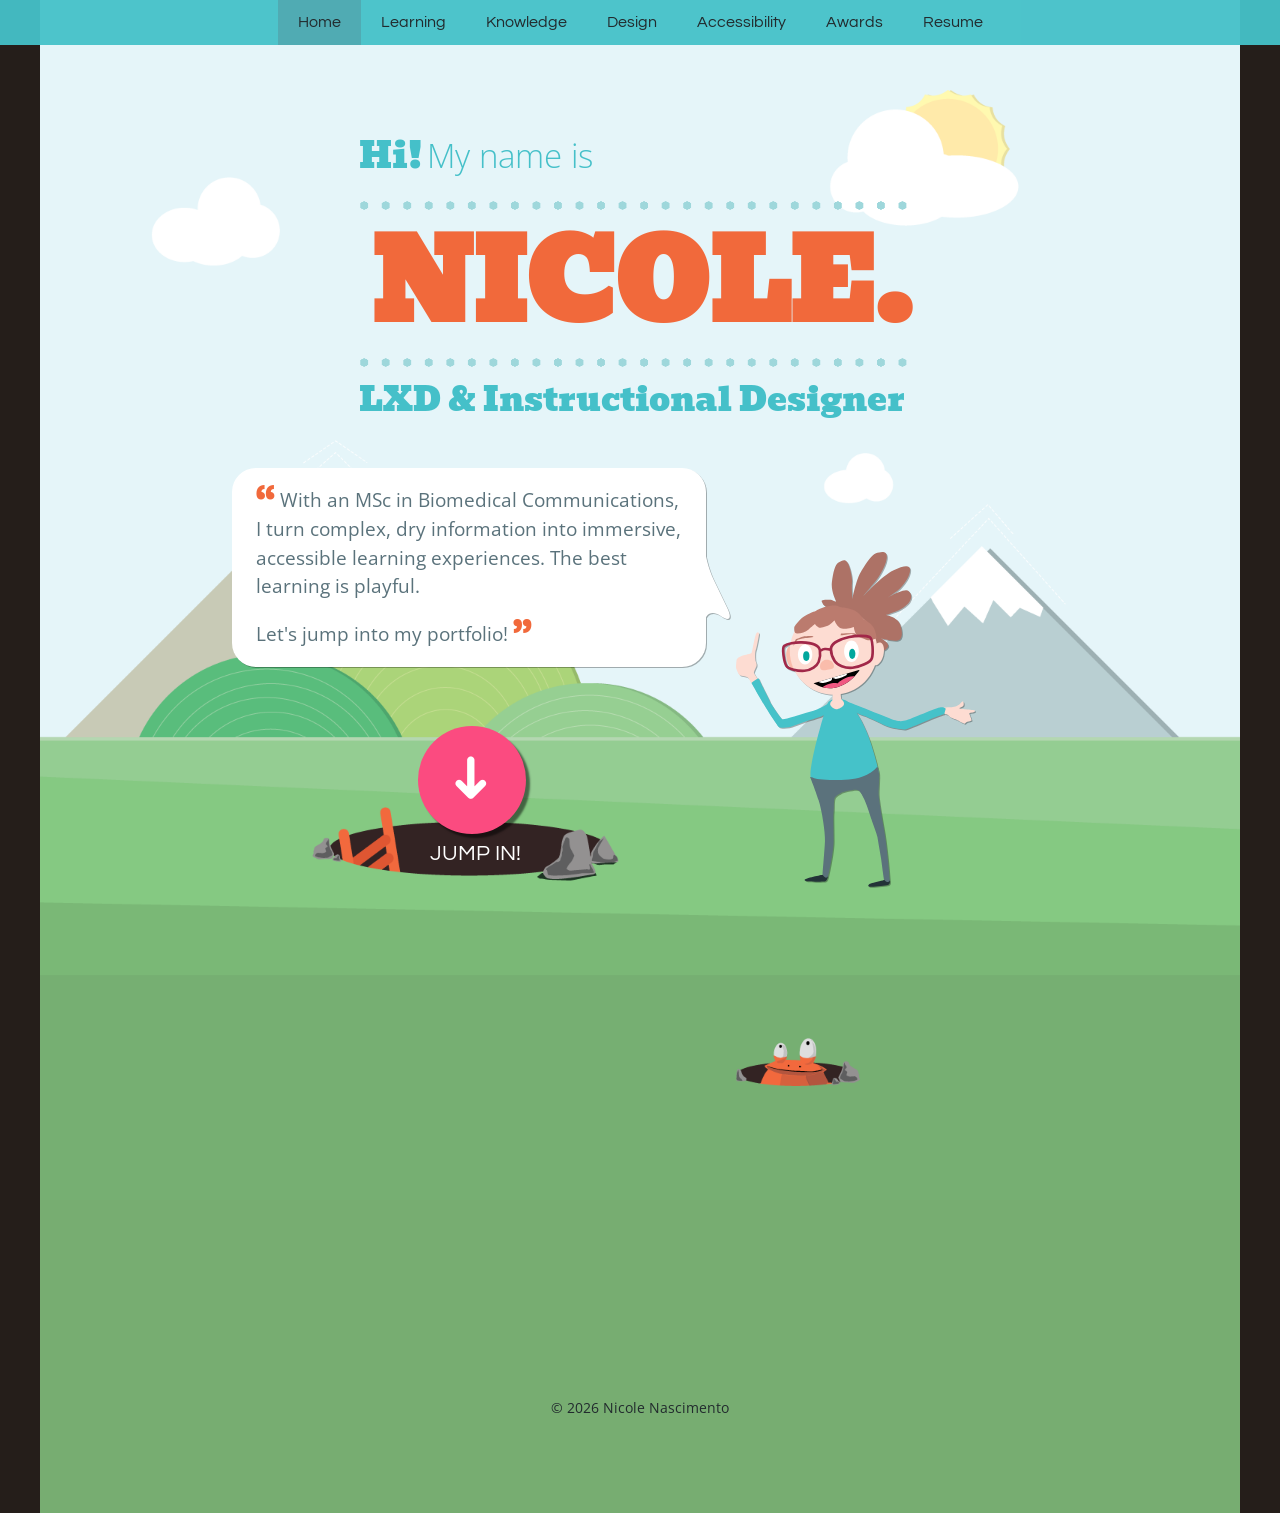
<file: index.html>
<!DOCTYPE html>
<html lang="en">
<head>
  <meta charset="UTF-8">
  <meta name="viewport" content="width=device-width, initial-scale=1.0">
  <title>Nicole Nascimento — Visual Communicator</title>

  <link rel="preconnect" href="https://fonts.googleapis.com">
  <link rel="preconnect" href="https://fonts.gstatic.com" crossorigin>
  <link href="https://fonts.googleapis.com/css2?family=Bevan:ital@0;1&family=Open+Sans:wght@100;200;300;400;600;700&family=Questrial&display=swap" rel="stylesheet">

  <link rel="stylesheet" href="css/global.css">
  <link rel="stylesheet" href="css/narrative.css">
  <link rel="stylesheet" href="css/welcome-headline.css">

  <script src="js/nav.js" defer></script>
</head>
<body class="page-home">

  <a href="#main-content" class="skip-link">Skip to main content</a>

  <header>
    <button class="menu-toggle" aria-label="Open menu" aria-expanded="false" aria-controls="primary-nav">
      <span></span>
      <span></span>
      <span></span>
    </button>
    <nav id="primary-nav" aria-label="Primary">
      <ul>
        <li><a href="index.html" class="active" aria-current="page">Home</a></li>
        <li><a href="learning.html">Learning</a></li>
        <li><a href="knowledge.html">Knowledge</a></li>
        <li><a href="design.html">Design</a></li>
        <li><a href="accessibility.html">Accessibility</a></li>
        <li><a href="awards.html">Awards</a></li>
        <li><a href="resume.html">Resume</a></li>
      </ul>
    </nav>
  </header>

  <div class="page-column page-column-home">
    <main id="main-content">

      <section class="scene" aria-label="Welcome scene">
        <picture>
          <source
            media="(max-width: 850px)"
            srcset="images/scenes/scene-home-mobile-750.png 750w,
                    images/scenes/scene-home-mobile-1125.png 1125w"
            sizes="100vw">
          <img
            src="images/scenes/scene-home-1600.png"
            srcset="images/scenes/scene-home-1600.png 1600w,
                    images/scenes/scene-home-3200.png 3200w"
            sizes="(max-width: 1200px) 100vw, 1200px"
            alt="Illustrated landscape with rolling hills, a character, and a hole with a ladder."
            class="scene-bg"
            width="1600"
            height="1600">
        </picture>

        <h1 class="welcome-headline">
          <span class="w-hi">Hi!</span>
          <span class="w-name">My name is</span>
          <span class="w-nicole">NICOLE.</span>
          <span class="w-title">LXD & Instructional Designer</span>
        </h1>

        <img
          src="images/characters/character-home-nicole.svg"
          alt=""
          class="scene-character"
          aria-hidden="true">

        <div class="speech-bubble">
          <p>
            <span class="bubble-quote" aria-hidden="true">“</span>
            With an MSc in Biomedical Communications, I turn complex, dry information into immersive, accessible learning experiences. The best learning is playful.
          </p>
          <p>
            Let's jump into my portfolio!
            <span class="bubble-quote" aria-hidden="true">”</span>
          </p>
        </div>

        <a href="learning.html" class="scene-button button-learning" aria-label="Go to Learning">
          <span class="arrow" aria-hidden="true">➜</span>
        </a>
        <span class="try-me" aria-hidden="true">JUMP IN!</span>
      </section>

      <section class="portfolio">
        <!-- lightbox gallery goes here later -->
      </section>

    </main>

    <footer>
      <p>&copy; 2026 Nicole Nascimento</p>
    </footer>
  </div>

</body>
</html>
</file>
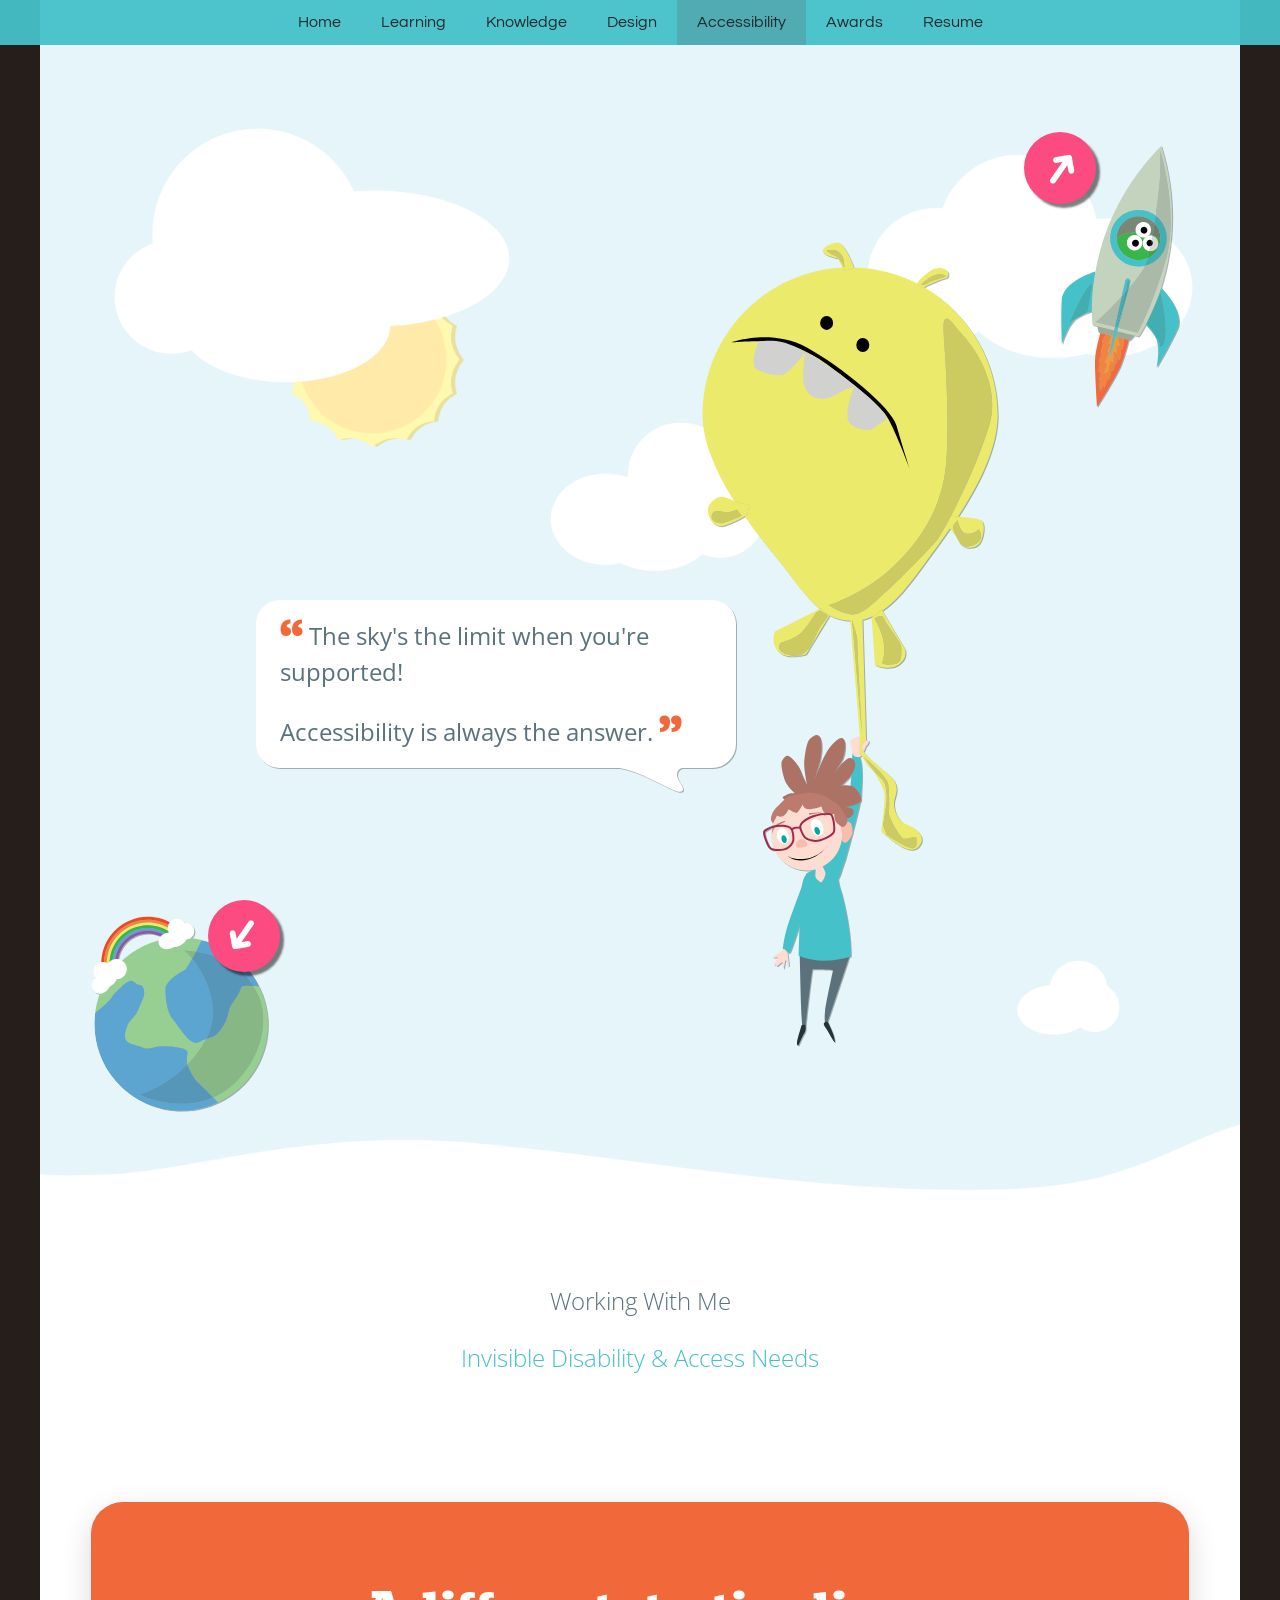
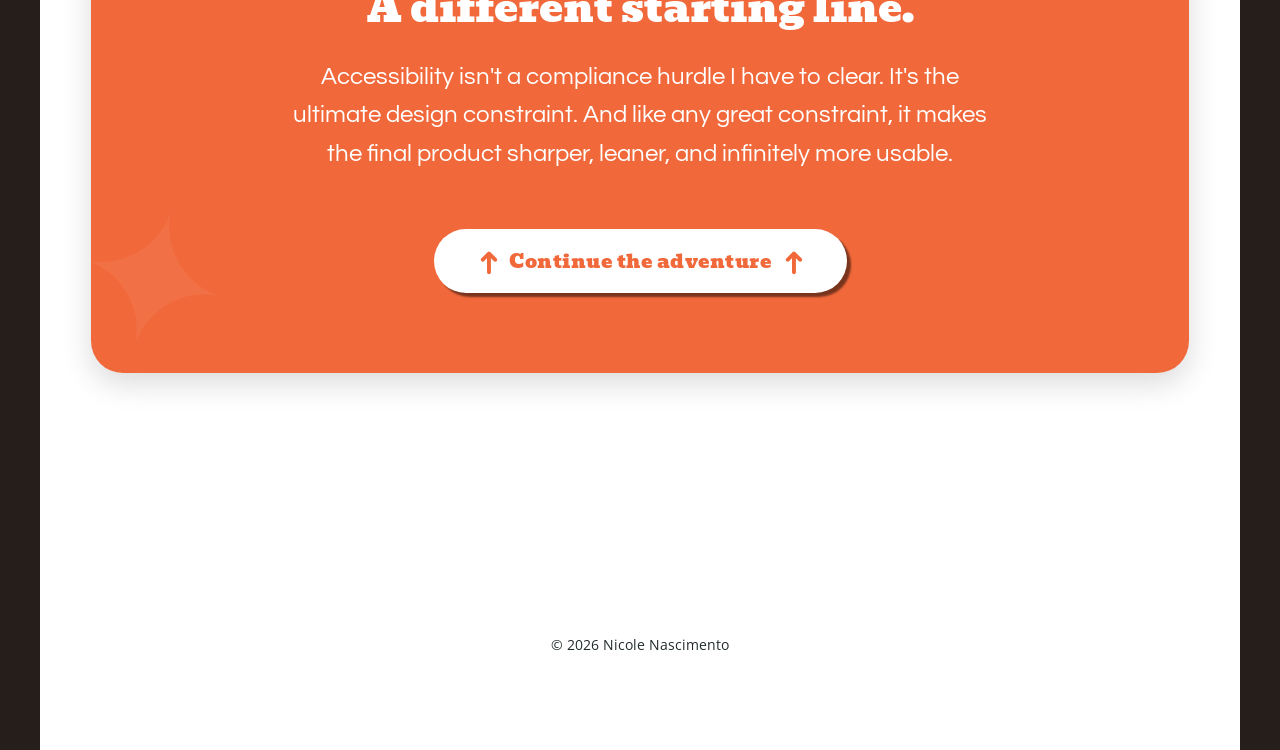
<file: accessibility.html>
<!DOCTYPE html>
<html lang="en">
<head>
  <meta charset="UTF-8">
  <meta name="viewport" content="width=device-width, initial-scale=1.0">
  <title>Nicole Nascimento</title>
  <link rel="stylesheet" href="css/global.css">
  <link rel="stylesheet" href="css/narrative.css">
  <link rel="stylesheet" href="css/content/knowledge-stat-statement.css">
  <script src="js/nav.js" defer></script>
  <link rel="preconnect" href="https://fonts.googleapis.com">
  <link rel="preconnect" href="https://fonts.gstatic.com" crossorigin>
  <link href="https://fonts.googleapis.com/css2?family=Bevan:ital@0;1&family=Open+Sans:wght@400;600;700&family=Questrial&display=swap" rel="stylesheet">
</head>
<body class="page-access">
  <a href="#main-content" class="skip-link">Skip to main content</a>
  <header>
    <button class="menu-toggle" aria-label="Menu" aria-expanded="false" aria-haspopup="true">
        <span></span>
        <span></span>
        <span></span>
    </button>
    <nav>
      <ul>
        <li><a href="index.html">Home</a></li>
        <li><a href="learning.html">Learning</a></li>
        <li><a href="knowledge.html">Knowledge</a></li>
        <li><a href="design.html">Design</a></li>
        <li><a href="accessibility.html" class="active" aria-current="page">Accessibility</a></li>
        <li><a href="awards.html">Awards</a></li>
        <li><a href="resume.html">Resume</a></li>
      </ul>
    </nav>
  </header>

  <div class="page-column page-column-access">
    <main id="main-content">
    
      <section class="scene" aria-label="Welcome scene">
       <picture>
          <source 
            media="(max-width: 850px)" 
            srcset="images/scenes/scene-access-mobile-750.png 750w,
                    images/scenes/scene-access-mobile-1125.png 1125w"
            sizes="100vw">
          <img 
            src="images/scenes/scene-access-1600.png"
            srcset="images/scenes/scene-access-1600.png 1600w,
                    images/scenes/scene-access-3200.png 3200w"
            sizes="(max-width: 1600px) 100vw, 1600px"
            alt="Illustrated landscape with rolling hills, a character, and a hole with a ladder."
            class="scene-bg"
            width="1600" 
            height="1600">
        </picture>
        <img src="images//characters/character-access-nicole-04.svg" alt="" class="scene-character character-nicole">
        <img src="images//characters/character-access-rocket-03.svg" alt="" class="scene-character character-rocket">
        <img src="images//characters/character-access-earth-05.svg" alt="" class="scene-character character-earth">
        <div class="speech-bubble">
            <p>
              <span class="bubble-quote">“</span> The sky's the limit when you're supported! 
            </p>
            <p>
              Accessibility is always the answer. <span class="bubble-quote">”</span>
            </p>
        </div>
        <a href="design.html" class="scene-button button-design" aria-label="Go to Design">
          <span class="arrow">➜</span>
        </a>
        <a href="awards.html" class="scene-button button-awards" aria-label="Go to Awards">
          <span class="arrow">➜</span>
        </a>

      </section>

      <section class="portfolio">
        <h2>Working With Me</h2>
        <h3>Invisible Disability & Access Needs</h3>



        <div class="reading-closing">
          <p class="closing-statement">A different starting line.</p>
          <p class="closing-subtext">Accessibility isn't a compliance hurdle I have to clear. It's the ultimate design constraint. And like any great constraint, it makes the final product sharper, leaner, and infinitely more usable.</p>
          <!-- Wrapper to ensure perfect centering -->
          <div class="btn-wrapper">
            <a href="#main-content" class="adventure-btn">
              <span class="arrow" aria-hidden="true">➜</span>
                Continue the adventure 
              <span class="arrow" aria-hidden="true">➜</span>
            </a>
          </div>
        </div>

      </section>

    </main>

    <footer>
      <p>&copy; 2026 Nicole Nascimento</p>
    </footer>
  </div>

</body>
</html>
</file>
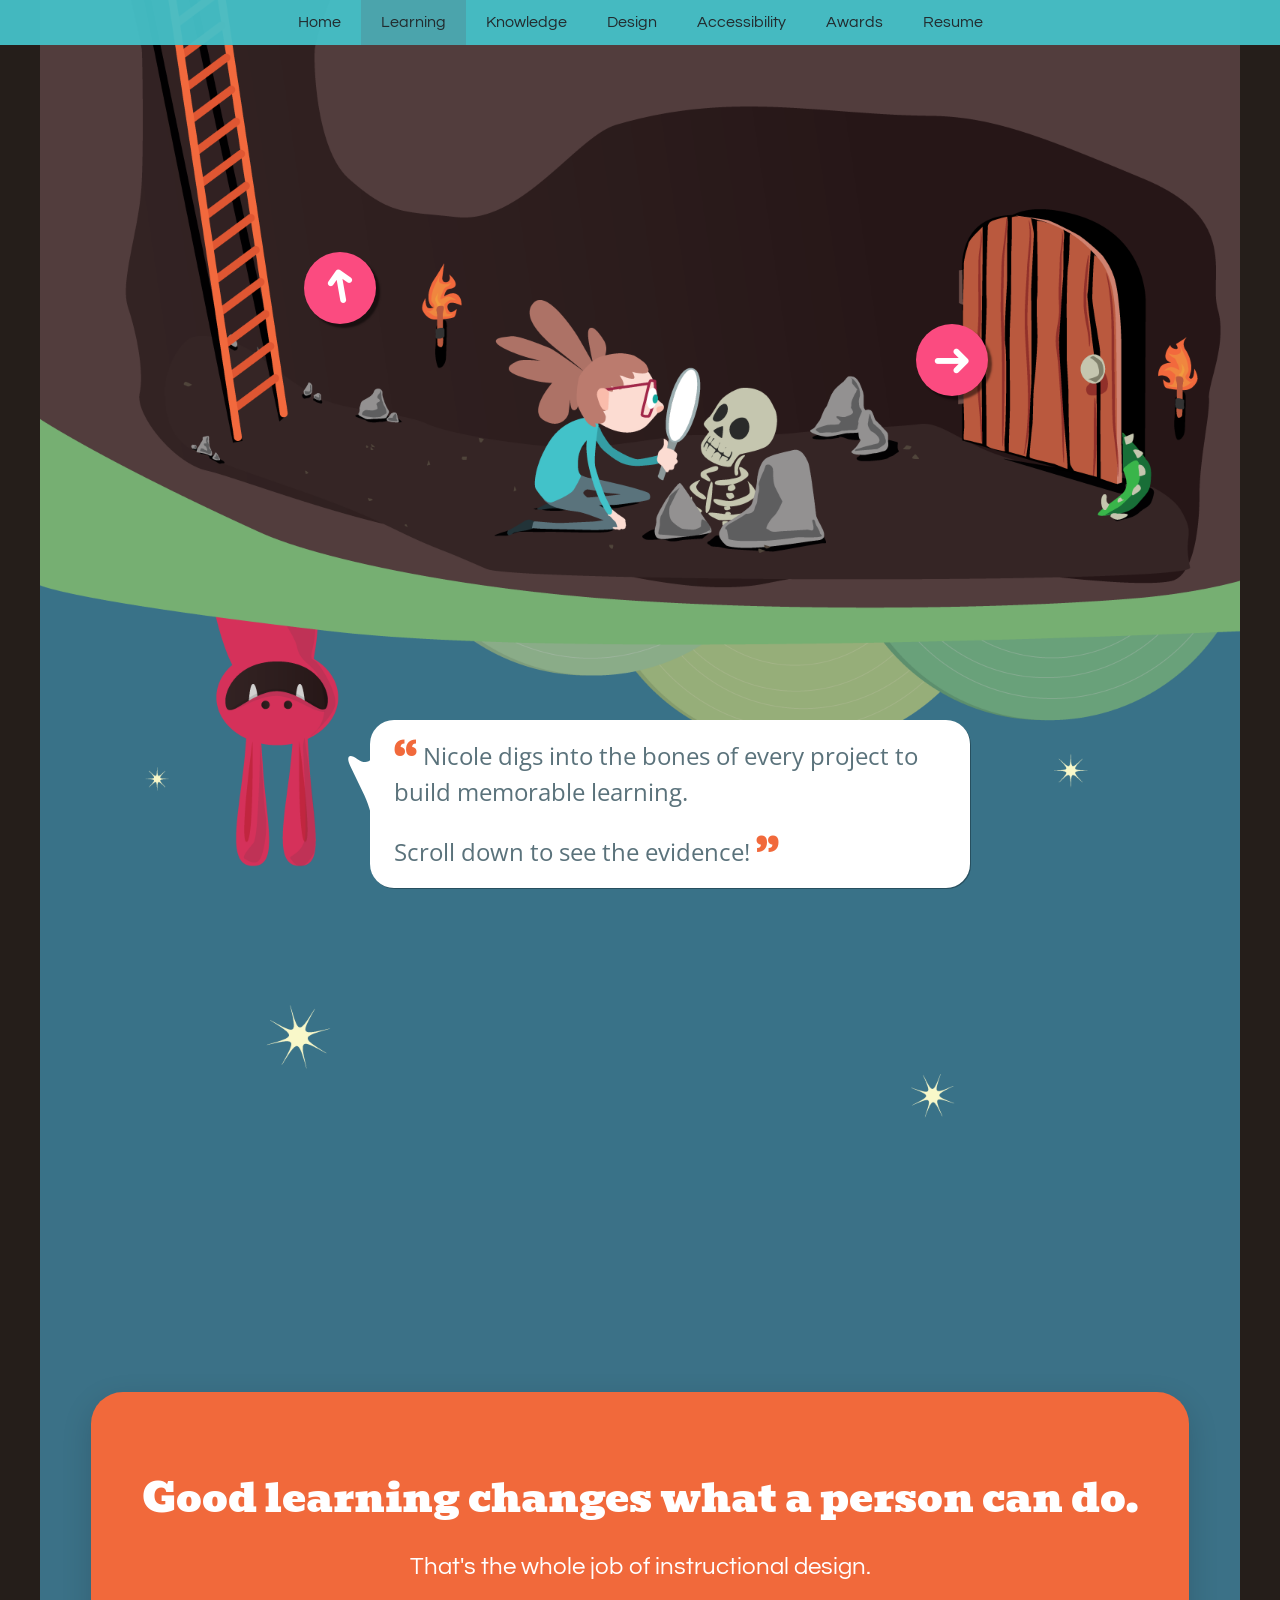
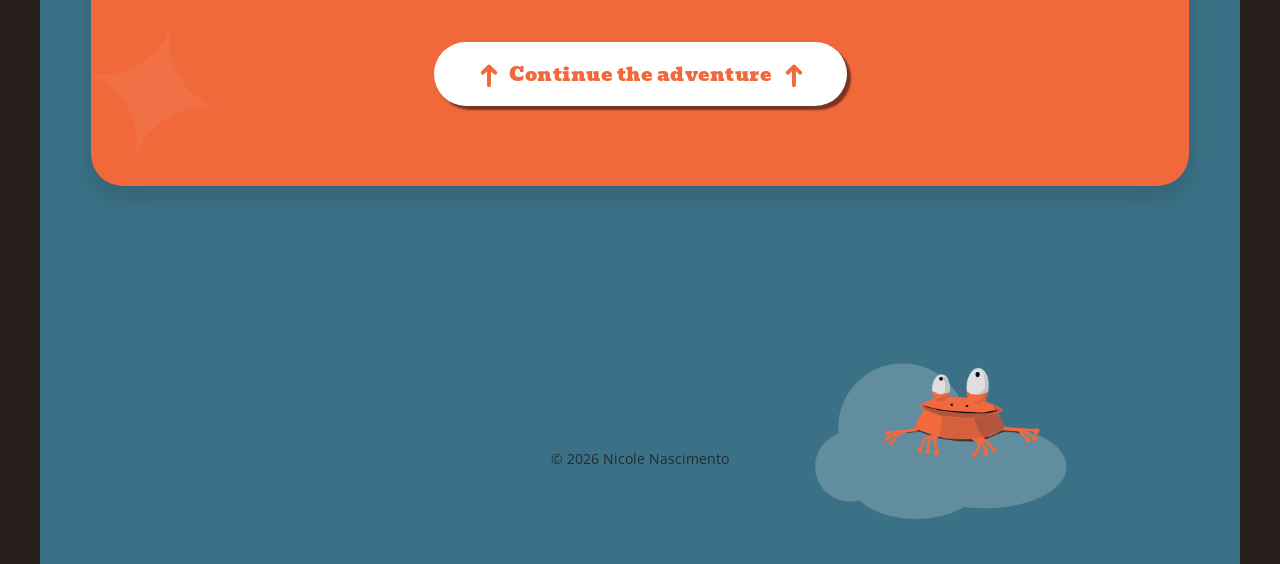
<file: learning.html>
<!DOCTYPE html>
<html lang="en">
<head>
  <meta charset="UTF-8">
  <meta name="viewport" content="width=device-width, initial-scale=1.0">
  <title>Nicole Nascimento</title>
  <link rel="stylesheet" href="css/global.css">
  <link rel="stylesheet" href="css/narrative.css">
  <link rel="stylesheet" href="css/content/knowledge-stat-statement.css">
  <script src="js/nav.js" defer></script>
  <link rel="preconnect" href="https://fonts.googleapis.com">
  <link rel="preconnect" href="https://fonts.gstatic.com" crossorigin>
  <link href="https://fonts.googleapis.com/css2?family=Bevan:ital@0;1&family=Open+Sans:wght@400;600;700&family=Questrial&display=swap" rel="stylesheet">
</head>
<body class="page-learning">
  <a href="#main-content" class="skip-link">Skip to main content</a>
  <header>
    <button class="menu-toggle" aria-label="Menu" aria-expanded="false" aria-haspopup="true">
        <span></span>
        <span></span>
        <span></span>
    </button>
    <nav>
      <ul>
        <li><a href="index.html">Home</a></li>
        <li><a href="learning.html" class="active" aria-current="page">Learning</a></li>
        <li><a href="knowledge.html">Knowledge</a></li>
        <li><a href="design.html">Design</a></li>
        <li><a href="accessibility.html">Accessibility</a></li>
        <li><a href="awards.html">Awards</a></li>
        <li><a href="resume.html">Resume</a></li>
      </ul>
    </nav>
  </header>

  <div class="page-column page-column-learning">
    <main id="main-content">
    
      <section class="scene" aria-label="Welcome scene">
        <picture>
          <source 
            media="(max-width: 850px)" 
            srcset="images/scenes/scene-learning-mobile-750.png 750w,
                    images/scenes/scene-learning-mobile-1125.png 1125w"
            sizes="100vw">
          <img 
            src="images/scenes/scene-learning-1600.png"
            srcset="images/scenes/scene-learning-1600.png 1600w,
                    images/scenes/scene-learning-3200.png 3200w"
            sizes="(max-width: 1600px) 100vw, 1600px"
            alt=""
            class="scene-bg"
            width="1600" 
            height="1600">
        </picture>
        <div class="speech-bubble">
          <p>
            <span class="bubble-quote">“</span> Nicole digs into the bones of every project to build memorable learning.
          </p>
          <p>
            Scroll down to see the evidence! <span class="bubble-quote">”</span>
          </p>
        </div>
        <a href="index.html" class="scene-button button-home" aria-label="Go to Home">
          <span class="arrow">➜</span>
        </a>
        <a href="knowledge.html" class="scene-button button-knowledge" aria-label="Go to Knowledge">
          <span class="arrow">➜</span>
        </a>
      </section>

      <section class="portfolio">
        <!-- lightbox gallery goes here later -->

        <div class="reading-closing">
          <p class="closing-statement">Good learning changes what a person can do.</p>
          <p class="closing-subtext">That's the whole job of instructional design.</p>
          <!-- Wrapper to ensure perfect centering -->
          <div class="btn-wrapper">
            <a href="#main-content" class="adventure-btn">
              <span class="arrow" aria-hidden="true">➜</span>
                Continue the adventure 
              <span class="arrow" aria-hidden="true">➜</span>
            </a>
          </div>
        </div>

      </section>

    </main>

    <footer>
      <img src="images/characters/frog-cloud.png" alt="" class="footer-frog">
      <p>&copy; 2026 Nicole Nascimento</p>
    </footer>
  </div>

</body>
</html>
</file>
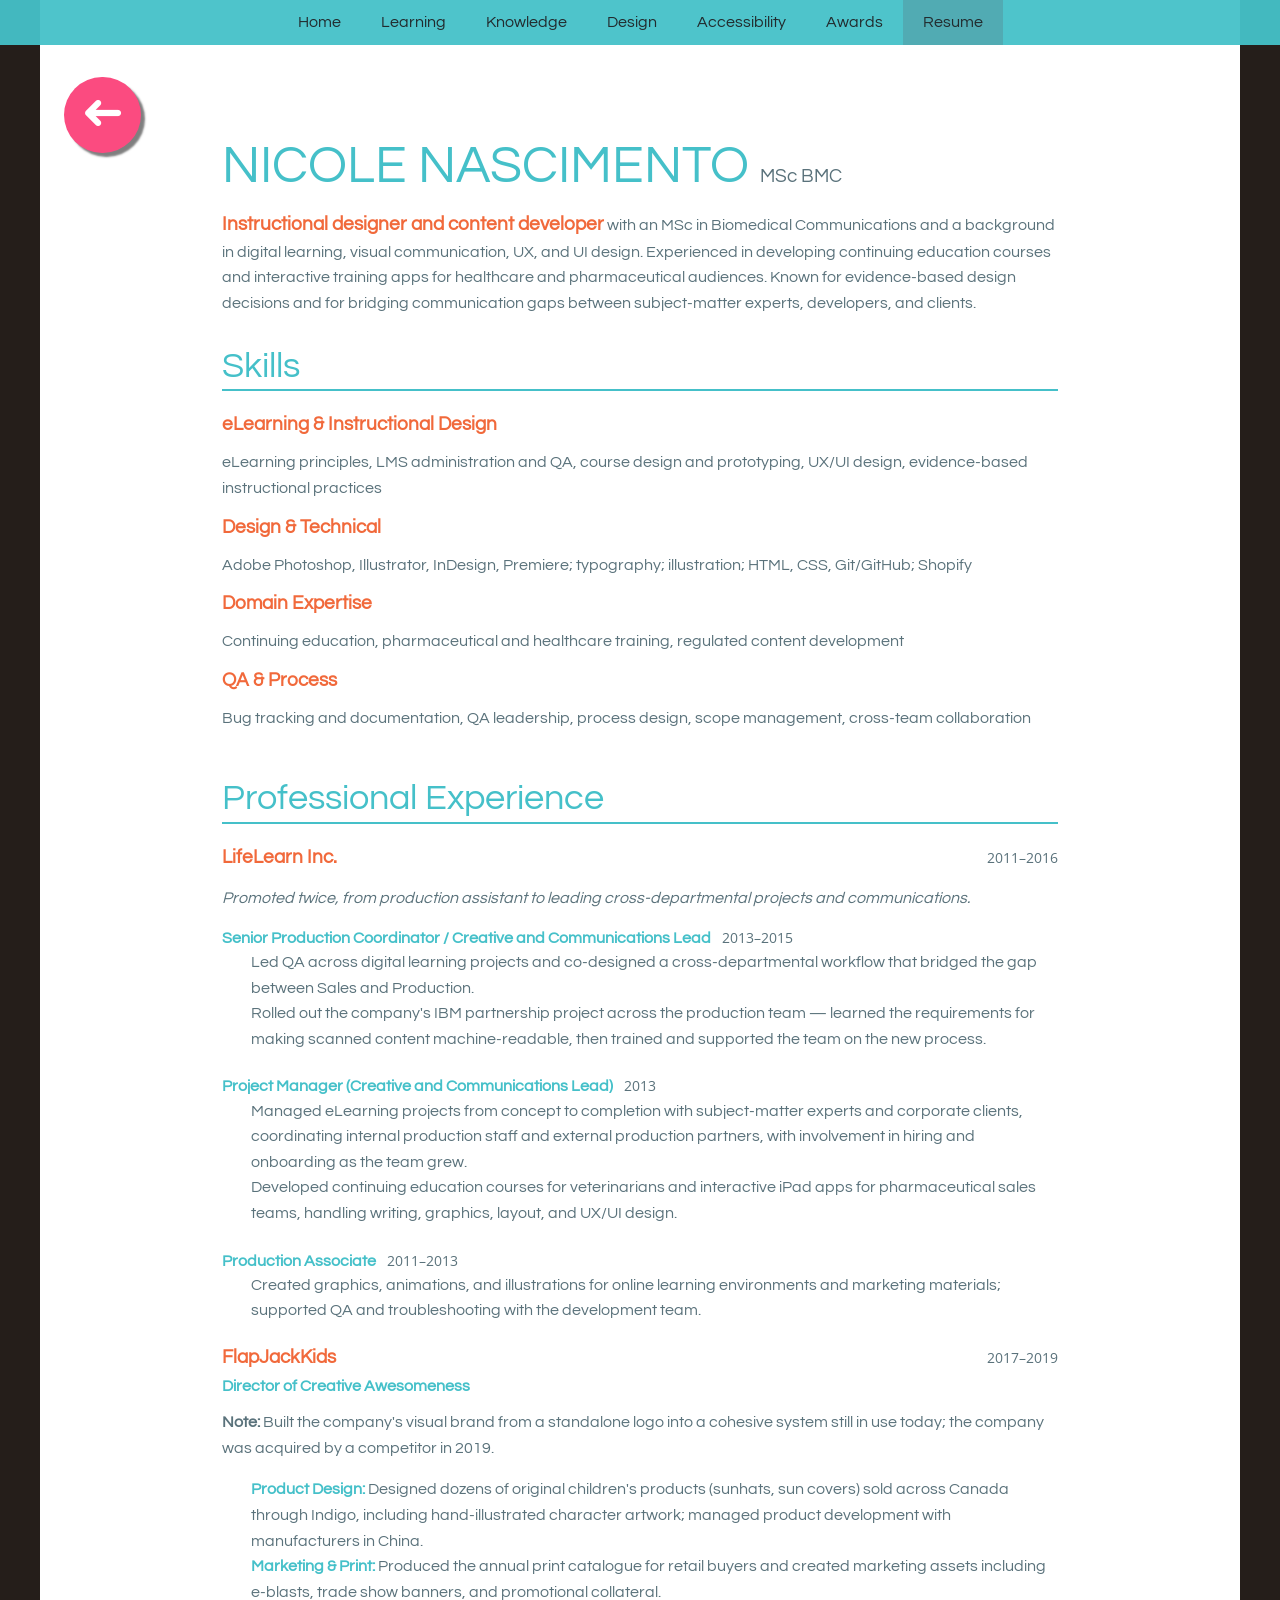
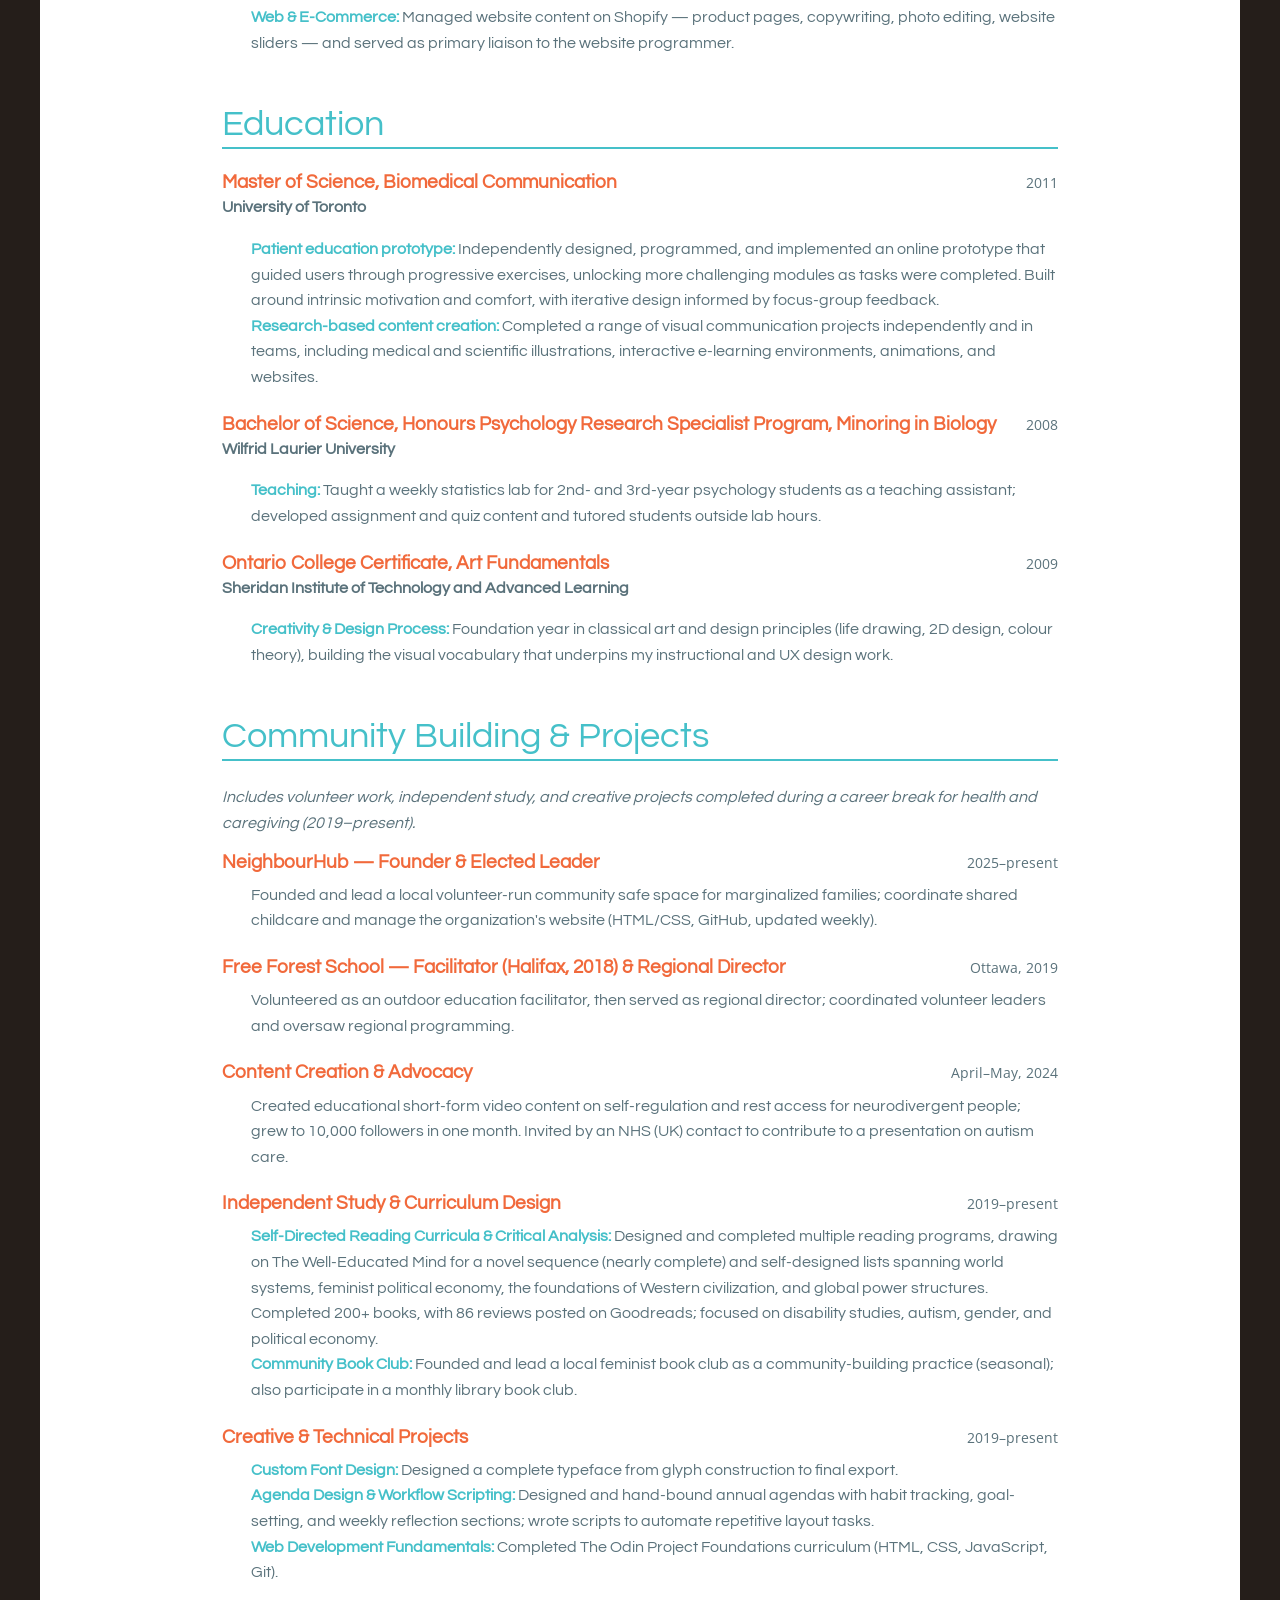
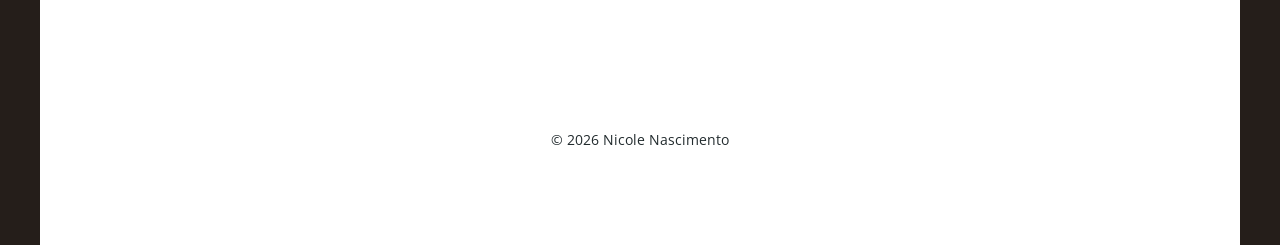
<file: resume.html>
<!DOCTYPE html>
<html lang="en">
<head>
  <meta charset="UTF-8">
  <meta name="viewport" content="width=device-width, initial-scale=1.0">
  <title>Nicole Nascimento</title>
  <link rel="stylesheet" href="css/global.css">
  <link rel="stylesheet" href="css/narrative.css">
  <link rel="stylesheet" href="css/content/resume.css">
  <script src="js/nav.js" defer></script>
  <link rel="preconnect" href="https://fonts.googleapis.com">
  <link rel="preconnect" href="https://fonts.gstatic.com" crossorigin>
  <link href="https://fonts.googleapis.com/css2?family=Bevan:ital@0;1&family=Open+Sans:wght@100;200;400;600;700&family=Questrial&display=swap" rel="stylesheet">
</head>
<body class="page-resume">
  <a href="#main-content" class="skip-link">Skip to main content</a>
  <header>
    <button class="menu-toggle" aria-label="Menu" aria-expanded="false" aria-haspopup="true">
        <span></span>
        <span></span>
        <span></span>
    </button>
    <nav>
      <ul>
        <li><a href="index.html">Home</a></li>
        <li><a href="learning.html">Learning</a></li>
        <li><a href="knowledge.html">Knowledge</a></li>
        <li><a href="design.html">Design</a></li>
        <li><a href="accessibility.html">Accessibility</a></li>
        <li><a href="awards.html">Awards</a></li>
        <li><a href="resume.html" class="active" aria-current="page">Resume</a></li>
      </ul>
    </nav>
  </header>

  <div class="page-column page-column-resume">
    <main id="main-content">
      <a href="awards.html" class="scene-button button-awards" aria-label="Go to Awards">
        <span class="arrow">➜</span>
      </a>
      <section class="scene" aria-label="Welcome scene">
        <!-- <p class="speech-bubble">
          <span class="bubble-quote quote-1">“</span>
          <span class="bubble-line line-1">I delight in building</span><br>
          <span class="bubble-line line-2">immersive experiences.</span>
          <span class="bubble-quote">”</span>
        </p> -->
        <!-- <a href="#resume-content" class="scene-button button-learning" aria-label="Scroll down to resume content">
          <span class="arrow">↓</span>
        </a> -->
      </section>

      <!-- RESUME CONTENT STARTS HERE -->
      <section class="resume-content" id="resume-content">
        <h1>NICOLE NASCIMENTO <span>MSc BMC</span></h1>

        <p><span>Instructional designer and content developer</span> with an MSc in Biomedical Communications and a background in digital learning, visual communication, UX, and UI design. Experienced in developing continuing education courses and interactive training apps for healthcare and pharmaceutical audiences. Known for evidence-based design decisions and for bridging communication gaps between subject-matter experts, developers, and clients.</p>
        
        <div class="resume-section">
          <h2>Skills</h2>
          <div>
            <h3>eLearning & Instructional Design</h3>
            <p>eLearning principles, LMS administration and QA, course design and prototyping, UX/UI design, evidence-based instructional practices</p>
          </div>
          <div>
            <h3>Design & Technical</h3>
            <p>Adobe Photoshop, Illustrator, InDesign, Premiere; typography; illustration; HTML, CSS, Git/GitHub; Shopify</p>
          </div>
          <div>
            <h3>Domain Expertise</h3>
            <p>Continuing education, pharmaceutical and healthcare training, regulated content development</p>
          </div>
          <div>
            <h3>QA & Process</h3>
            <p>Bug tracking and documentation, QA leadership, process design, scope management, cross-team collaboration</p>
          </div>
        </div>

        <div class="resume-section">
          <h2>Professional Experience</h2>

          <div>
            <div class="job-header">
              <h3>LifeLearn Inc.</h3>
              <span class="role-dates">2011–2016</span>
            </div>
            <p><em>Promoted twice, from production assistant to leading cross-departmental projects and communications.</em></p>

            <div class="job-role">
              <h4>Senior Production Coordinator / Creative and Communications Lead
                <span class="role-dates"> 2013–2015</span>
              </h4>
              
              <ul>
                <li>Led QA across digital learning projects and co-designed a cross-departmental workflow that bridged the gap between Sales and Production.</li>
                <li>Rolled out the company's IBM partnership project across the production team — learned the requirements for making scanned content machine-readable, then trained and supported the team on the new process.</li>
              </ul>
            </div>

            <div class="job-role">
              <h4>Project Manager (Creative and Communications Lead)
                <span class="role-dates"> 2013</span>
              </h4>
              <ul>
                <li>Managed eLearning projects from concept to completion with subject-matter experts and corporate clients, coordinating internal production staff and external production partners, with involvement in hiring and onboarding as the team grew.</li>
                <li>Developed continuing education courses for veterinarians and interactive iPad apps for pharmaceutical sales teams, handling writing, graphics, layout, and UX/UI design.</li>
              </ul>
            </div>

            <div class="job-role">
              <h4>Production Associate
                <span class="role-dates"> 2011–2013</span>
              </h4>
              <ul>
                <li>Created graphics, animations, and illustrations for online learning environments and marketing materials; supported QA and troubleshooting with the development team.</li>
              </ul>
            </div>
          </div>

          <div>
            <div class="job-header">
              <h3>FlapJackKids</h3>
              <span class="role-dates">2017–2019</span>
            </div>
            <h4>Director of Creative Awesomeness</h4>
            <p><strong>Note:</strong> Built the company's visual brand from a standalone logo into a cohesive system still in use today; the company was acquired by a competitor in 2019.</p>
            
            <ul>
              <li><strong>Product Design:</strong> Designed dozens of original children's products (sunhats, sun covers) sold across Canada through Indigo, including hand-illustrated character artwork; managed product development with manufacturers in China.</li>
              <li><strong>Marketing & Print:</strong> Produced the annual print catalogue for retail buyers and created marketing assets including e-blasts, trade show banners, and promotional collateral.</li>
              <li><strong>Web & E-Commerce:</strong> Managed website content on Shopify — product pages, copywriting, photo editing, website sliders — and served as primary liaison to the website programmer.</li>
            </ul>
          </div>
        </div>

        <div class="resume-section">
          <h2>Education</h2>

          <div>
            <div class="job-header">
              <h3>Master of Science, Biomedical Communication</h3>
              <span class="role-dates">2011</span>
            </div>
            <p class="job-institution">University of Toronto</p>
            <ul>
              <li><strong>Patient education prototype:</strong> Independently designed, programmed, and implemented an online prototype that guided users through progressive exercises, unlocking more challenging modules as tasks were completed. Built around intrinsic motivation and comfort, with iterative design informed by focus-group feedback.</li>
              <li><strong>Research-based content creation:</strong> Completed a range of visual communication projects independently and in teams, including medical and scientific illustrations, interactive e-learning environments, animations, and websites.</li>
            </ul>
          </div>

          <div>
            <div class="job-header">
              <h3>Bachelor of Science, Honours Psychology Research Specialist Program, Minoring in Biology</h3>
              <span class="role-dates">2008</span>
            </div>
            <p class="job-institution">Wilfrid Laurier University</p>
            <ul>
              <li><strong>Teaching:</strong> Taught a weekly statistics lab for 2nd- and 3rd-year psychology students as a teaching assistant; developed assignment and quiz content and tutored students outside lab hours.</li>
            </ul>
          </div>

          <div>
            <div class="job-header">
              <h3>Ontario College Certificate, Art Fundamentals</h3>
              <span class="role-dates">2009</span>
            </div>
            <p class="job-institution">Sheridan Institute of Technology and Advanced Learning</p>
            <ul>
              <li><strong>Creativity & Design Process:</strong> Foundation year in classical art and design principles (life drawing, 2D design, colour theory), building the visual vocabulary that underpins my instructional and UX design work.</li>
            </ul>
          </div>
        </div>

        <div class="resume-section">
          <h2>Community Building & Projects</h2>
          <p><em>Includes volunteer work, independent study, and creative projects completed during a career break for health and caregiving (2019–present).</em></p>

          <div>
            <div class="job-header">
              <h3>NeighbourHub — Founder & Elected Leader</h3>
              <span class="role-dates">2025–present</span>
            </div>
            <ul>
              <li>Founded and lead a local volunteer-run community safe space for marginalized families; coordinate shared childcare and manage the organization's website (HTML/CSS, GitHub, updated weekly).</li>
            </ul>
          </div>

          <div>
            <div class="job-header">
              <h3>Free Forest School — Facilitator (Halifax, 2018) & Regional Director</h3>
              <span class="role-dates">Ottawa, 2019</span>
            </div>
            <ul>
              <li>Volunteered as an outdoor education facilitator, then served as regional director; coordinated volunteer leaders and oversaw regional programming.</li>
            </ul>
          </div>

          <div>
            <div class="job-header">
              <h3>Content Creation & Advocacy</h3>
              <span class="role-dates">April–May, 2024</span>
            </div>
            <ul>
              <li>Created educational short-form video content on self-regulation and rest access for neurodivergent people; grew to 10,000 followers in one month. Invited by an NHS (UK) contact to contribute to a presentation on autism care.</li>
            </ul>
          </div>

          <div>
            <div class="job-header">
              <h3>Independent Study & Curriculum Design</h3>
              <span class="role-dates">2019–present</span>
            </div>
            <ul>
              <li><strong>Self-Directed Reading Curricula & Critical Analysis:</strong> Designed and completed multiple reading programs, drawing on The Well-Educated Mind for a novel sequence (nearly complete) and self-designed lists spanning world systems, feminist political economy, the foundations of Western civilization, and global power structures. Completed 200+ books, with 86 reviews posted on Goodreads; focused on disability studies, autism, gender, and political economy.</li>
              <li><strong>Community Book Club:</strong> Founded and lead a local feminist book club as a community-building practice (seasonal); also participate in a monthly library book club.</li>
            </ul>
          </div>

          <div>
            <div class="job-header">
              <h3>Creative & Technical Projects</h3>
              <span class="role-dates">2019–present</span>
            </div>
            <ul>
              <li><strong>Custom Font Design:</strong> Designed a complete typeface from glyph construction to final export.</li>
              <li><strong>Agenda Design & Workflow Scripting:</strong> Designed and hand-bound annual agendas with habit tracking, goal-setting, and weekly reflection sections; wrote scripts to automate repetitive layout tasks.</li>
              <li><strong>Web Development Fundamentals:</strong> Completed The Odin Project Foundations curriculum (HTML, CSS, JavaScript, Git).</li>
            </ul>
          </div>
        </div> 
      </section>
      <!-- RESUME CONTENT ENDS HERE -->

    </main>

    <footer>
      <p>&copy; 2026 Nicole Nascimento</p>
    </footer>
  </div>

</body>
</html>
</file>
<file: css/global.css>
/*#region TOKENS */
:root {
  /* Colours */
  --color-pink:            hsl(342, 96%, 64%);
  --color-pink-dark:       hsl(342, 81%, 41%);
  --color-pink-hint:       hsl(342, 100%, 97%);
  --color-orange-light:    hsl(15, 77%, 66%);
  --color-orange:          hsl(15, 87%, 59%);
  --color-orange-dark:     hsl(15, 75%, 47%);
  --color-yellow-hint:     hsl(60, 100%, 97%);
  --color-yellow:          hsl(58, 84%, 88%);
  --color-yellow-dark:     hsl(58, 80%, 78%);
  --color-green:           hsl(114, 27%, 56%);
  --color-green-dark:      hsl(114, 48%, 26%);
  --color-green-light:     hsl(114, 40%, 76%);
  --color-green-hint:      hsl(114, 100%, 96%);
  --color-cyan-hint:       hsl(184, 100%, 97%);
  --color-turquoise:       hsl(184, 55%, 53%);
  --color-turquoise-a95:   rgba(69, 193, 201, 0.95);
  --color-turquoise-light: hsl(184, 46%, 74%);
  --color-turquoise-dark:  hsl(184, 61%, 26%);
  --color-pale-blue:       #d6ebf2;
  --color-navy:            #3b7187;
  --color-slate:           #5a727b;
  --color-slate-a20:       rgba(90, 114, 123, 0.2);
  --color-slate-a30:       rgba(90, 114, 123, 0.3);
  --color-ink:             #222b2e;
  --color-bg-dark:         #251e1a;

  /* Fonts */
  --font-display: 'Bevan', serif;
  --font-body:    'Questrial', sans-serif;
  --font-ui:      'Open Sans', sans-serif;

  /* Shape */
  --radius-bubble: 2cqw;
}
/*#endregion TOKENS */

/*#region BODY & GLOBAL */
*,
*::before,
*::after { box-sizing: border-box; }

html { scroll-behavior: smooth; }

body {
  font-family: var(--font-body);
  margin: 0;
  background-color: var(--color-bg-dark);
  display: flex;
  flex-direction: column;
  min-height: 100vh;
}

header {
  position: fixed;
  top: 0;
  left: 0;
  width: 100%;
  background-color: var(--color-turquoise-a95);
  z-index: 100;
}

a {
  color: var(--color-pink);
  text-decoration: underline;
  text-decoration-thickness: 1.5px;
  text-underline-offset: 3px;
  transition: color 0.2s ease;
}

a:hover,
a:focus-visible { color: black; }

.page-column {
  max-width: 1200px;
  margin: 0 auto;
  flex: 1;
  width: 100%;
  background-color: white;
}

.page-column-home    { background-color: var(--color-green); }
.page-column-learning { background-color: var(--color-navy); }
.page-column-awards   { background-color: var(--color-navy); }
.page-column-resume   { background-color: white; }
/*#endregion BODY & GLOBAL */

/*#region NAV BAR */
nav {
  max-width: 1000px;
  margin: 0 auto;
}

nav ul {
  list-style: none;
  padding: 0;
  margin: 0;
  display: flex;
  justify-content: center;
}

nav a {
  padding: 14.3px 20px;
  text-decoration: none;
  color: var(--color-ink);
  display: block;
}

nav a:hover        { background-color: var(--color-slate-a20); }
nav a.active       { background-color: var(--color-slate-a30); }

.menu-toggle {
  display: none;
  background: none;
  border: none;
  cursor: pointer;
  padding: 10px;
}

.menu-toggle span {
  display: block;
  width: 25px;
  height: 3px;
  background-color: var(--color-slate);
  margin: 4px 0;
}

.skip-link {
  position: absolute;
  left: -9999px;
  top: 0;
}

.skip-link:focus {
  left: 8px;
  top: 8px;
  padding: 8px 12px;
  background: #000;
  color: white;
  z-index: 1000;
}
/*#endregion NAV BAR */

/*#region PORTFOLIO SHELL */
.portfolio {
  padding: 8cqw 4cqw;
  max-width: 1200px;
  margin: -3cqw auto 0 auto;
  position: relative;
  z-index: 10;
}
.page-knowledge .portfolio    { margin-top: -10cqw; }
.page-design .portfolio       { margin-top: -14cqw; }
.page-awards .portfolio       { margin-top: -8cqw; }
.page-column-design .portfolio { position: relative; z-index: 30; }

.portfolio h1 {
  font-family: var(--font-display);
  color: var(--color-orange);
  font-size: 2.5rem;
  text-align: center;
}
.portfolio h2 {
  font-family: var(--font-ui);
  font-weight: 100;
  color: var(--color-slate);
  font-size: 1.5rem;
  text-align: center;
}
.portfolio h3 {
  font-family: var(--font-ui);
  font-weight: 100;
  color: var(--color-turquoise);
  text-align: center;
  font-size: 1.5rem;
}
.portfolio > p {
  font-family: var(--font-ui);
  color: var(--color-slate);
  text-align: center;
  max-width: 700px;
  margin: 0 auto 3rem auto;
  font-size: 1.1rem;
  line-height: 1.6;
}
/*#endregion PORTFOLIO SHELL */

/*#region SHOW MORE/LESS BUTTONS */
summary.toggle-button {
  display: block;
  text-align: center;
  cursor: pointer;
  color: var(--color-pink);
  font-weight: 600;
  margin-top: 1.5rem;
  margin-bottom: -0.5rem;
  list-style: none;
}
summary.toggle-button::-webkit-details-marker { display: none; }

summary.toggle-button:hover .closed-text,
summary.toggle-button:hover .open-text { color: var(--color-pink-dark); }

.open-text { display: none; }

details {
  display: flex;
  flex-direction: column;
}
details summary {
  order: 2;
  margin-top: 2rem;
  margin-bottom: 1rem;
}
details .book-grid,
details .design-grid {
  order: 1;
  margin-top: 2rem;
}

details[open] .closed-text { display: none; }
details[open] .open-text   { display: inline-block; }
/*#endregion SHOW MORE/LESS BUTTONS */

/*#region FOOTER */
footer {
  position: relative;
  padding: 2rem 1rem 6rem;
  text-align: center;
}
.footer-frog {
  display: block;
  position: absolute;
  bottom: 30%;
  left: 75%;
  transform: translateX(-50%);
  width: 20cqw;
  pointer-events: none;
}
footer p {
  margin: 0;
  font-family: var(--font-ui);
  font-size: 0.9rem;
  color: var(--color-ink);
}
/*#endregion FOOTER */

/*#region MEDIA QUERIES */
@media (max-width: 850px) {
  .menu-toggle {
    display: block;
    width: 100%;
  }
  nav ul { display: none; }
  nav.open ul {
    display: flex;
    flex-direction: column;
    position: absolute;
    top: 100%;
    left: 0;
    width: 100%;
    background-color: var(--color-turquoise-a95);
    padding: 10px 0;
  }
  nav.open a { text-align: center; }

  .portfolio                    { margin-top: -4cqw; }
  .page-knowledge .portfolio    { margin-top: -60cqw; }
  .page-design .portfolio       { margin-top: -5cqw; }
  .page-awards .portfolio       { margin-top: -50cqw; }
}
/*#endregion MEDIA QUERIES */
</file>
<file: css/narrative.css>
/*#region BACKGROUND IMAGE & SCENE */
.scene {
  position: relative;
  max-width: 1600px;
  margin: 0 auto;
  container-type: inline-size;
  overflow: hidden;
}

.scene-bg {
  display: block;
  width: 100%;
  height: auto;
}
/*#endregion BACKGROUND IMAGE & SCENE */

/*#region CHARACTERS */
.scene-character {
  position: absolute;
  width: 20cqw;     
  height: auto;
  top: 46%;      
  left: 58%;        
  z-index: 5;       
  filter: drop-shadow(0.15cqw 0.15cqw 0px rgba(0, 0, 0, 0.3));
}
.page-design .character-monster {
  left: 12%;
  top: 44%;
  width: 25cqw;     
  height: auto;
}
.page-design .character-nicole {
  left: 83%;
  top: 17%;
  width: 13cqw;     
  height: auto;
}
.page-access .character-nicole {
  left: 55%;
  top: 20%;
  width: 25cqw;     
  height: auto;
}
.page-access .character-earth {
  left: 4%;
  top: 76%;
  width: 15cqw;     
  height: auto;
}
.page-access .character-rocket {
  left: 85%;
  top: 12%;
  width: 10cqw;     
  height: auto;
}
.page-awards .character-nicole {
  left: 35%;
  top: 12%;
  width: 13cqw;     
  height: auto;
}
.page-awards .character-planet {
  left: 78%;
  top: 8%;
  width: 16cqw;     
  height: auto;
}
.page-awards .character-rocket {
  left: 7%;
  top: 15.5%;
  width: 14cqw;     
  height: auto;
}
/*#endregion CHARACTERS */

/*#region SPEECH BUBBLES */
.speech-bubble {
  position: absolute;
  background-color: white;
  border-radius: var(--radius-bubble); 
  padding: 1.5cqw 2cqw; 
  filter: drop-shadow(0.15cqw 0.15cqw 0px rgba(0, 0, 0, 0.3));
  box-sizing: border-box; 
}
.speech-bubble::after {
  content: '';
  position: absolute;
  background-size: contain;
  background-repeat: no-repeat;
}
.bubble-quote {
  font-family: var(--font-display);
  color: var(--color-orange);
  font-size: 1.6em;   
  line-height: 0;     
  vertical-align: -0.1em; 
}
.speech-bubble p {
  margin: 0;
  font-family: var(--font-ui);
  color: var(--color-slate);
  text-align: left;
  line-height: 1.5;
}
.speech-bubble p + p {
  margin-top: 1em;
}
.page-home .speech-bubble {
  top: 39%;
  left: 16%;
  width: 39.5%;
  font-size: 1.6cqw;
}
.page-home .speech-bubble::after {
  background-image: url('../images/characters/speech-bubble-tail_side.svg');
  top: 60%;                    
  transform: translateY(-50%) scaleX(-1) scaleY(-1);
  right: -2cqw;              
  left: auto;                  
  width: 5cqw;       
  height: 10cqw;      
}
.page-learning .speech-bubble {
  top: 60%;
  left: 27.5%;
  width: 50%;
  font-size: 2cqw;
}
.page-learning .speech-bubble::after {
  background-image: url('../images/characters/speech-bubble-tail_side.svg');
  top: 40%;                    
  transform: translateY(-50%); 
  left: -1.8cqw;              
  width: 5cqw;       
  height: 10cqw;    
}
.page-knowledge .speech-bubble {
  top: 72%;
  left: 18.5%;
  width: 60%;
  font-size: 2cqw;
}
.page-knowledge .speech-bubble::after {
  background-image: url('../images/characters/speech-bubble-tail_side.svg');
  top: -4.5cqw;   
  transform: translateX(-50%) rotate(-270deg); 
  left: 20%;              
  width: 5cqw;       
  height: 10cqw;    
}
.page-design .speech-bubble {
  top: 53%;
  left: 41%;
  width: 40%;
  font-size: 2cqw;
}
.page-design .speech-bubble::after {
  background-image: url('../images/characters/speech-bubble-tail_side.svg');
  top: 40%;                    
  transform: translateY(-50%); 
  left: -1.8cqw;              
  width: 5cqw;       
  height: 10cqw;       
}
.page-access .speech-bubble {
  top: 50%;
  left: 18%;
  width: 40%;
  font-size: 2cqw;
}
.page-access .speech-bubble::after {
  background-image: url('../images/characters/speech-bubble-tail_side.svg');
  top: 8.5cqw;   
  transform: scaleX(-1) translateX(-50%) rotate(270deg); 
  left: 70%;              
  width: 5cqw;       
  height: 10cqw;    
}
.page-awards .speech-bubble {
  top: 30%;
  left: 30%;
  width: 30%;
  font-size: 2cqw;
}
.page-awards .speech-bubble::after {
  background-image: url('../images/characters/speech-bubble-tail_side.svg');
  top: -4.5cqw;   
  transform: scaleX(-1) translateX(-50%) rotate(-270deg); 
  left: 60%;              
  width: 5cqw;       
  height: 10cqw;    
}
/*#endregion SPEECH BUBBLES */

/*#region ROUND BUTTONS & ARROWS */
.scene-button {
  position: absolute;
  width: 6cqw;     
  height: 6cqw;
  border-radius: 50%;
  background-color: var(--color-pink);  
  display: flex;
  align-items: center;
  justify-content: center;
  text-decoration: none;
  z-index: 20;
  box-shadow: 4px 4px 2px rgba(0, 0, 0, 0.5);
  overflow: hidden;
  transition: transform 0.2s ease, background-color 0.2s ease;
}
.arrow {
  color: white;
  font-size: 4cqw;
  line-height: 1;
  position: relative;
  display: inline-block; 
}

.scene-button:hover,
.scene-button:focus-visible {
  background-color: var(--color-pink-dark); 
  transform: scale(1.08);
} 
.page-home .button-learning {
  top: 60.5%;        
  left: 31.5%;  
  width: 9cqw;
  height: 9cqw;  
}
.page-home .button-learning .arrow {
  font-size: 5cqw; 
  transform: rotate(90deg) translateY(0.2cqw) translateX(-0.15cqw);
}
.page-home .try-me {
  position: absolute;
  top: 70.2%;
  left: 32.5%;
  color: white;
  font-size: 1.8cqw;
  pointer-events: none;
}
.page-learning .button-home {
  top: 21%;
  left: 22%;
}
.page-learning .button-home .arrow {
  transform: rotate(-100deg) translateY(0.2cqw) translateX(0.15cqw); 
}
.page-learning .button-knowledge {
  top: 27%;
  left: 73%;
}
.page-learning .button-knowledge .arrow {
  transform: translateY(0.2cqw); 
}
.page-knowledge .button-learning {
  top: 48%;
  left: 13%;
}
.page-knowledge .button-learning .arrow {
  transform: rotate(-180deg) translateY(0.2cqw); 
}
.page-knowledge .button-design {
  top: 38%;
  left: 87%;
}
.page-knowledge .button-design .arrow {
  transform: rotate(0deg) translateY(0.2cqw); 
}
.page-design .button-knowledge {
  top: 35%;
  left: 11%;
}
.page-design .button-knowledge .arrow {
  transform: rotate(210deg) translateY(0.2cqw); 
}
.page-design .button-access {
  top: 16%;
  left: 80%;
}
.page-design .button-access .arrow {
  transform: rotate(-90deg) translateY(0.2cqw); 
}
.page-access .button-design {
  top: 75%;
  left: 14%;
}
.page-access .button-design .arrow {
  transform: rotate(125deg) translateY(0.2cqw); 
}
.page-access .button-awards {
  top: 11%;
  left: 82%;
}
.page-access .button-awards .arrow {
  transform: rotate(305deg) translateY(0.2cqw); 
}
.page-awards .button-access {
  top: 25%;
  left: 3%;
}
.page-awards .button-access .arrow {
  transform: rotate(138deg) translateY(0.2cqw); 
}
.page-awards .button-resume {
  top: 25%;
  left: 70%;
}
.page-awards .button-resume .arrow {
  transform: rotate(318deg) translateY(0.2cqw); 
}
.page-resume .button-awards {
  top: 8.5%;
  left: 5%;
}
.page-resume .button-awards .arrow {
  transform: rotate(180deg) translateY(0.2cqw); 
}
/*#endregion ROUND BUTTONS & ARROWS */

/*#region BACK TO TOP BUTTON */
.btn-wrapper {
  display: flex;
  justify-content: center; /* Centers the button horizontally */
  width: 100%;
}

.adventure-btn {
  display: inline-flex;
  align-items: center;
  justify-content: center;
  gap: 0.5rem; 
  margin-top: 2rem; /* Keeps space between text and button */
  padding: 1rem 2.5rem;
  background-color: white;
  color: var(--color-orange);
  font-family: var(--font-display);
  font-size: 1.2rem;
  letter-spacing: 0.5px;
  text-decoration: none;
  border-radius: 50px; 
  position: relative;
  z-index: 1;
  box-shadow: 4px 4px 2px rgba(0, 0, 0, 0.5);
  transition: transform 0.2s ease, background-color 0.2s ease;
}

.adventure-btn .arrow {
  color: var(--color-orange);
  font-size: 2rem;
  line-height: 1;
  position: relative;
  display: inline-block; 
  transform: translateY(0.1rem) rotate(-90deg); 
}

.adventure-btn:hover,
.adventure-btn:focus-visible {
  background-color: white; 
  color: var(--color-orange-dark);
  transform: scale(1.05); 
  text-decoration: none;
}

/* Accessibility focus ring */
.adventure-btn:focus-visible {
  outline: 3px solid var(--color-pale-blue);
  outline-offset: 4px;
}
/*#endregion BACK TO TOP BUTTON */


/*#region MEDIA QUERY */

@media (max-width: 850px) {
  .scene-character {
    width: 50cqw;     
    height: auto;
    top: 46%;      
    left: 50%;        
  }

  /* CHARACTERS */
  .page-design .character-monster {
    left: 14%;
    top: 65%;
    width: 45cqw;     
  }
  .page-design .character-nicole {
    left: 73%;
    top: 16%;
    width: 25cqw;     
  }
  .page-access .character-rocket {
    left: 80%;
    top: 8%;
    width: 15cqw;     
  }
  .page-access .character-nicole {
    left: 8%;
    top: 9%;
    width: 40cqw;     
    transform: scaleX(-1);
  }
  .page-access .character-earth {
    left: 5%;
    top: 65%;
    width: 25cqw;     
  }
  .page-awards .character-nicole {
    left: 48%;
    top: 25%;
    width: 20cqw;     
  }
  .page-awards .character-rocket {
    left: 9%;
    top: 27.9%;
    width: 18cqw;     
  }
  .page-awards .character-planet {
    left: 70%;
    top: 6%;
    width: 22cqw;     
  }
  
  /* SPEECH BUBBLES */
  .speech-bubble {
    padding: 3cqw 4cqw;              
    border-radius: 4cqw;             
    filter: drop-shadow(0.4cqw 0.4cqw 0px rgba(0, 0, 0, 0.3));
  }
  .page-home .speech-bubble {
    font-size: 3.5cqw;
    top: 35%;
    left: 11%;
    width: 45%
  }
  .page-home .speech-bubble::after {
    top: 77%;              
    right: 20%;             
    bottom: auto;
    left: auto;
    margin-top: -0.8cqw;    
    transform: rotate(90deg) scaleX(-1); 
    width: 8cqw;             
    height: 16cqw;           
  }
  .page-learning .speech-bubble {
    font-size: 3.5cqw;
    top: 56%;
    left: 30%;
    width: 56%
  }
  .page-learning .speech-bubble::after {
    top: 30%;                    
    left: -3cqw;              
    width: 10cqw;       
    height: 16cqw;    
  }

  .page-knowledge .speech-bubble {
    font-size: 3.5cqw;
    top: 55.5%;
    left: 10%;
    width: 75%;
  }
  .page-knowledge .speech-bubble::after {
    top: -6cqw;                             
    width: 10cqw;       
    height: 16cqw;    
    transform: scaleX(1) rotate(90deg);
    left: 20%;                
  }

  .page-design .speech-bubble {
    font-size: 3.5cqw;
    top: 48%;
    left: 15%;
    width: 70%
  }
  .page-design .speech-bubble::after {
    top: 20.5cqw;                             
    width: 10cqw;       
    height: 16cqw;    
    transform: rotate(270deg);
    left: 60%;                
  }

  .page-access .speech-bubble {
    font-size: 3.5cqw;
    top: 39%;
    left: 45%;
    width: 43%
  }
  .page-access .speech-bubble::after {
    top: 15cqw;                             
    width: 10cqw;       
    height: 16cqw;    
    transform: rotate(360deg);
    left: -7%;                
  }

  .page-awards .speech-bubble {
    font-size: 3.5cqw;
    top: 38%;
    left: 35%;
    width: 46%
  }

  /* BUTTONS */
  .scene-button {
    width: 12cqw;   
    height: 12cqw;
  }
  .arrow {
    font-size: 6.5cqw;
  }
  .page-home .button-learning {
    top: 70.5%;       
    left: 30.5%; 
    width: 18cqw;   
    height: 18cqw; 
  }
  .page-home .button-learning .arrow {
    font-size: 9cqw;
  }
  .page-learning .button-home {
    top: 15%;       
    left: 14%;  
  }
  .page-learning .button-knowledge {
    top: 22%;       
    left: 67%;
  }
  .page-knowledge .button-learning {
    top: 31%;       
    left: 10%;
  }
  .page-knowledge .button-design {
    top: 26%;       
    left: 80%;
  }
  .page-design .button-knowledge {
    top: 33%;       
    left: 21%;
  }
  .page-design .button-access {
    top: 10%;       
    left: 77.5%;
  }
  .page-access .button-design {
    top: 65%;       
    left: 22%;
  }
  .page-access .button-awards {
    top: 8%;       
    left: 69%;
  }
  .page-awards .button-access {
    top: 38%;       
    left: 3%;
  }
  .page-awards .button-resume {
    top: 12%;       
    left: 56%;
  }
  .adventure-btn {
    padding: 0.8rem 1.8rem; 
    font-size: 1rem; 
    gap: 0.4rem; 
    margin-top: 1.5rem; 
  }

  .adventure-btn .arrow {
    font-size: 1.2rem; 
  }
}

/*#endregion MEDIA QUERY */
</file>
<file: css/welcome-headline.css>
/*#region WELCOME HEADLINE
   NOTE: .welcome-headline uses cqw units, so its containing block
   (the .scene section, in narrative.css) MUST declare
   `container-type: inline-size`. That is set there, not here. */
.welcome-headline {
  position: absolute;
  top: 10.5%;
  left: 50%;
  transform: translateX(-50%);
  margin: 0;
  z-index: 10;
  text-align: left;
  width: max-content;
}

.welcome-headline span { display: inline; }

/* Stack credential + title as blocks, left-aligned to each other */
.welcome-headline .w-title {
  display: block;
  text-align: left;
}

/* Dots around NICOLE */
.welcome-headline .w-nicole {
  line-height: 1;
  margin: 0.25em 0;
  padding: 0.1em;
}
.w-nicole::before,
.w-nicole::after {
  content: "";
  position: absolute;
  left: -0.05em;
  width: 100%;
  height: 0.08em;
  background-image: radial-gradient(circle, var(--color-turquoise-light) 34%, transparent 35%);
  background-size: 0.194em 0.08em;
  background-repeat: repeat-x;
}
.w-nicole::before { top: -0.15em; }
.w-nicole::after  { bottom: -0.15em; }

/* Type families */
.w-hi,
.w-nicole,
.w-title { font-family: var(--font-display); }

.w-hi,
.w-title { font-weight: 400; }

.w-name {
  font-family: var(--font-ui);
  font-weight: 200;
}

/* Sizes / colours */
.w-hi      { font-size: 3cqw;    color: var(--color-turquoise); }
.w-name    { font-size: 2.75cqw; color: var(--color-turquoise); }
.welcome-headline .w-nicole {
  font-size: 9.25cqw;
  color: var(--color-orange);
  display: block;
  position: relative;
  top: 0.05em;
}
.w-title     { font-size: 2.75cqw; color: var(--color-turquoise); }

/*#endregion WELCOME HEADLINE */

@media (max-width: 850px) {
  .welcome-headline {
    width: 90%; 
  }
  
  .w-hi                         { font-size: 6cqw; }
  .w-name                       { font-size: 6cqw; }
  .welcome-headline .w-nicole   { font-size: 17cqw; }
  .w-title                      { font-size: 5cqw; }

  .page-home .try-me {
    font-size: 4cqw;
    top: 79.4%;
    left: 32%;
  }
}
</file>
<file: css/content/knowledge-stat-statement.css>
.reading-closing {
  text-align: center;
  padding: 5rem 2rem;
  margin: 8rem 0;
  background-color: var(--color-orange);
  border-radius: 2rem;
  box-shadow: 0 10px 30px rgba(0, 0, 0, 0.15);
  position: relative;
  overflow: hidden;
}

.reading-closing::before {
  content: "✦";
  position: absolute;
  bottom: -20px;
  left: -20px;
  font-size: 12rem;
  color: rgba(255, 255, 255, 0.05);
  transform: rotate(15deg);
  pointer-events: none;
}

.closing-statement {
  font-family: var(--font-display);
  color: white;
  font-size: 2.5rem;
  line-height: 1.3;
  margin: 0;
  position: relative;
  z-index: 1;
}

.closing-statement strong {
  color: var(--color-orange);
}

.closing-subtext {
  font-family: var(--font-body); 
  color: white; 
  font-size: 1.5rem;
  line-height: 1.6;
  margin-top: 1.5rem;
  max-width: 700px;
  margin-left: auto;
  margin-right: auto;
  position: relative;
  z-index: 1; 
}


/* Make sure the bold text stands out against the orange */
.closing-subtext strong {
  font-weight: 700;
  color: white; 
}

.page-awards .closing-subtext {
  padding-bottom: 20px;
}

@media (max-width: 850px) {
  .reading-closing {
    padding: 3rem 1.5rem;
    margin: 6rem 0;
  }

  .closing-statement {
    font-size: 1.8rem;
  }
    .closing-subtext {
    font-size: 1rem;
    margin-top: 1rem;
  }
}
</file>
<file: css/content/resume.css>
/*#region RESUME STYLES */
.resume-content {
  padding-top: 6rem; 
  padding-left: 2rem;
  padding-right: 2rem;
  padding-bottom: 4rem;
  max-width: 900px; 
  margin: 0 auto;
}
.resume-content h1 {
  color: var(--color-turquoise);
  font-size: 3.25rem;
  margin-bottom: 0.5rem;
  font-weight: 100;
}
.resume-content h1 span {
  font-size: 1.2rem;
  color: var(--color-slate); 
}
.resume-content ul {
  color: var(--color-slate);
  margin-top: 0;
  margin-bottom: 1.5rem;
  list-style-type: none;  
  padding-left: 1.8rem;
}
.resume-content li strong {
  color: var(--color-turquoise);
  font-weight: 600;
}
.resume-section {
  margin-bottom: 3rem; 
}
.resume-section h2 {
  color: var(--color-turquoise);
  font-size: 2.25rem;
  font-weight: 100;
  border-bottom: 2px solid var(--color-turquoise); 
  padding-bottom: 0.3rem;
  margin-bottom: 1.5rem;
}
.resume-content h3 {
  color: var(--color-orange);
  margin-top: 0;
  margin-bottom: 0.2rem;
}
.resume-content h4 {
  color: var(--color-turquoise);
  margin-top: 0;
  margin-bottom: 0.2rem;
}
.resume-content p,
.resume-content li {
  color: var(--color-slate);
  line-height: 1.6; 
}
.resume-content p span {
  font-size: 1.2rem;
  font-weight: 600;
  color: var(--color-orange);
}
.job-header {
  display: flex;
  justify-content: space-between;
  align-items: baseline;
  margin-bottom: 0.5rem;
}
.job-institution {
  font-weight: 600;
  color: var(--color-turquoise); 
  margin-top: -0.5rem; 
}
.role-dates {
  font-size: 0.9rem;
  color: var(--color-slate);
  font-family: var(--font-ui);
  font-weight: normal;
  margin-left: 0.5rem; 
}
/*#endregion RESUME STYLES */
</file>
